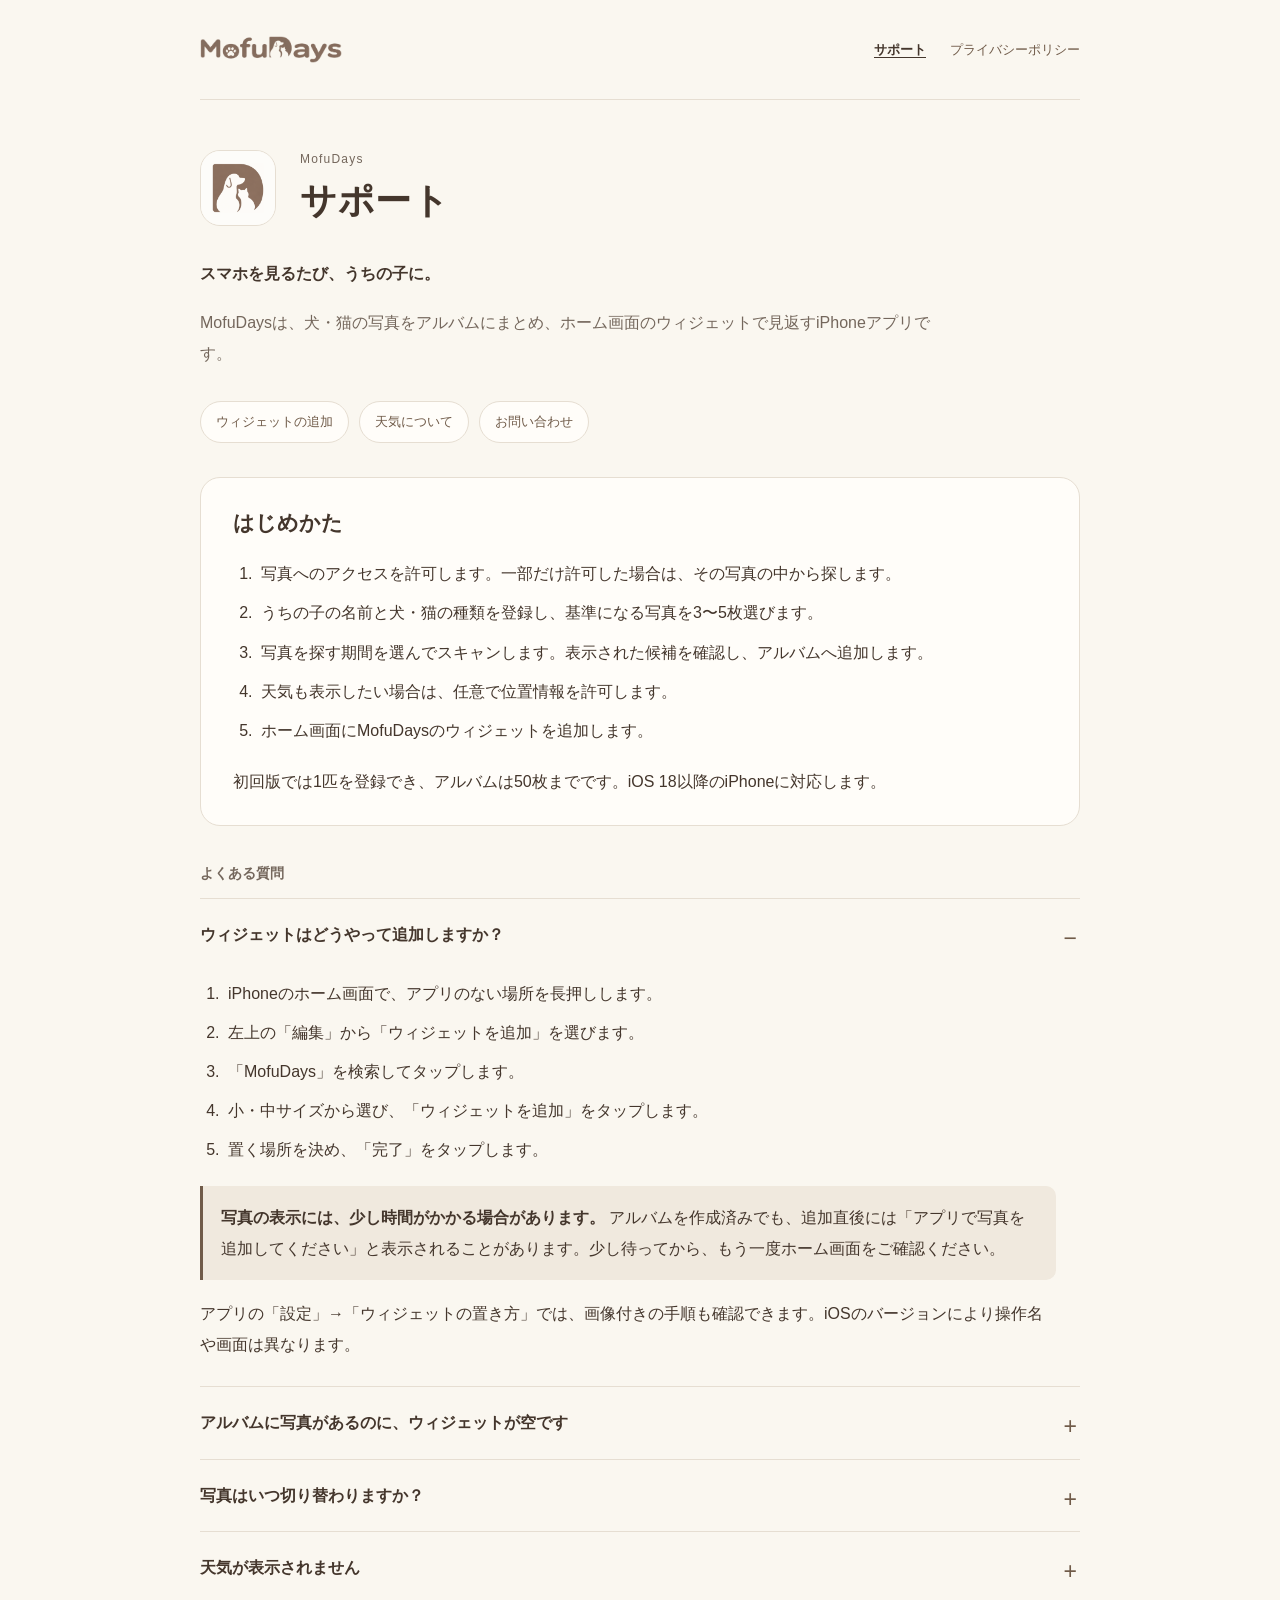
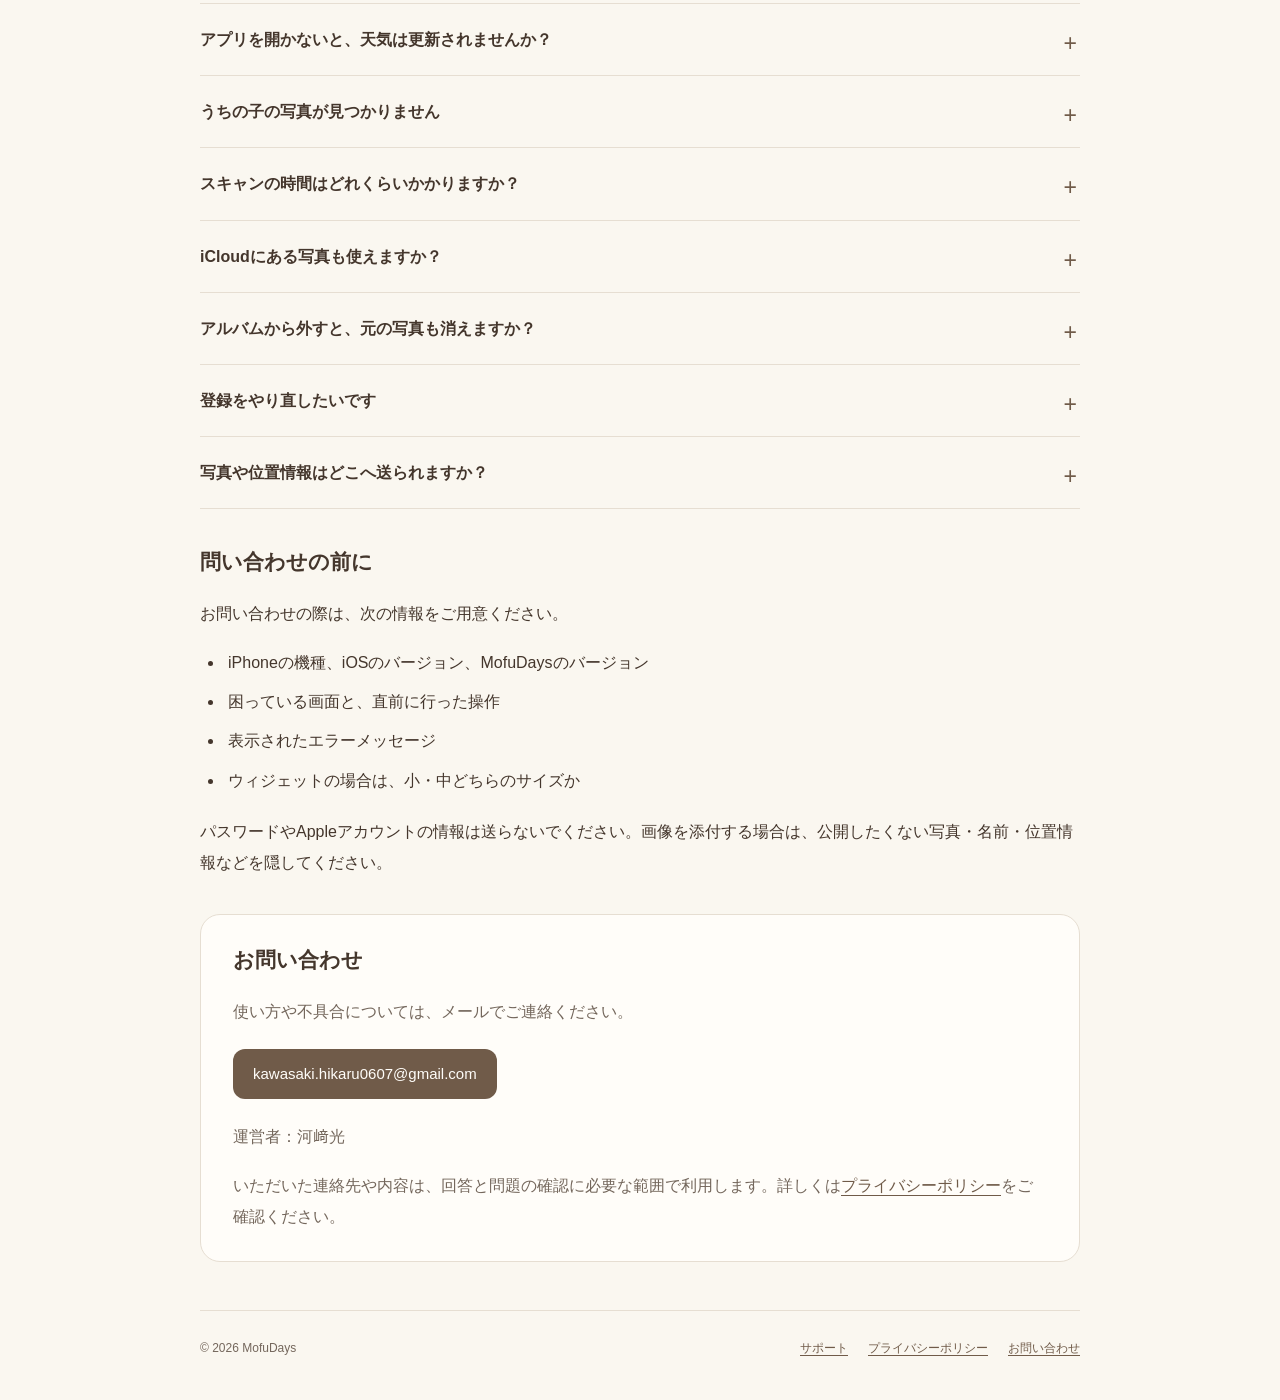
<file: index.html>
<!doctype html>
<html lang="ja">
<head>
  <meta charset="utf-8">
  <meta name="viewport" content="width=device-width, initial-scale=1">
  <meta http-equiv="refresh" content="0; url=support.html">
  <meta name="description" content="MofuDaysの使い方、ウィジェットの設定、写真や天気についてのサポート。">
  <title>サポート | MofuDays</title>
  <link rel="icon" type="image/png" href="assets/app-icon.png">
  <link rel="stylesheet" href="styles.css">
</head>
<body>
  <main class="page-intro">
    <p><a href="support.html">MofuDaysサポートページへ進む</a></p>
  </main>
</body>
</html>
</file>
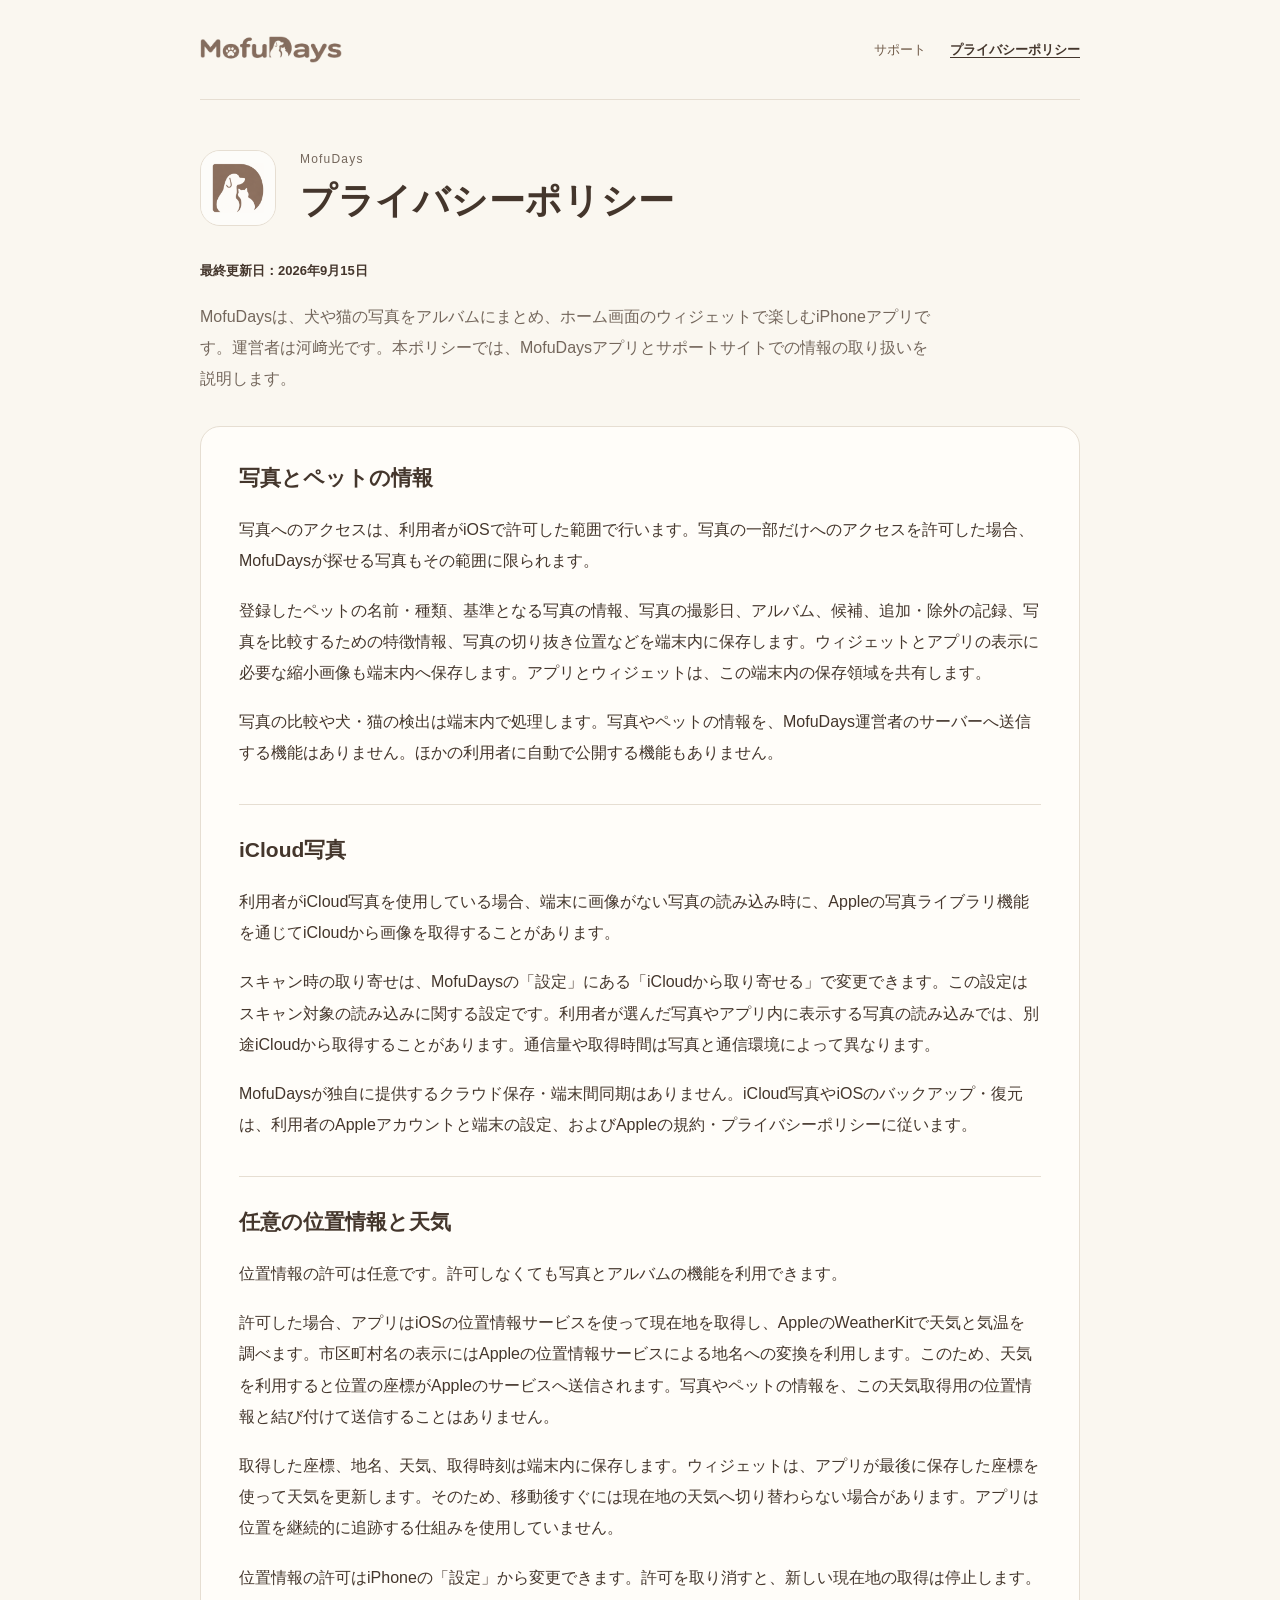
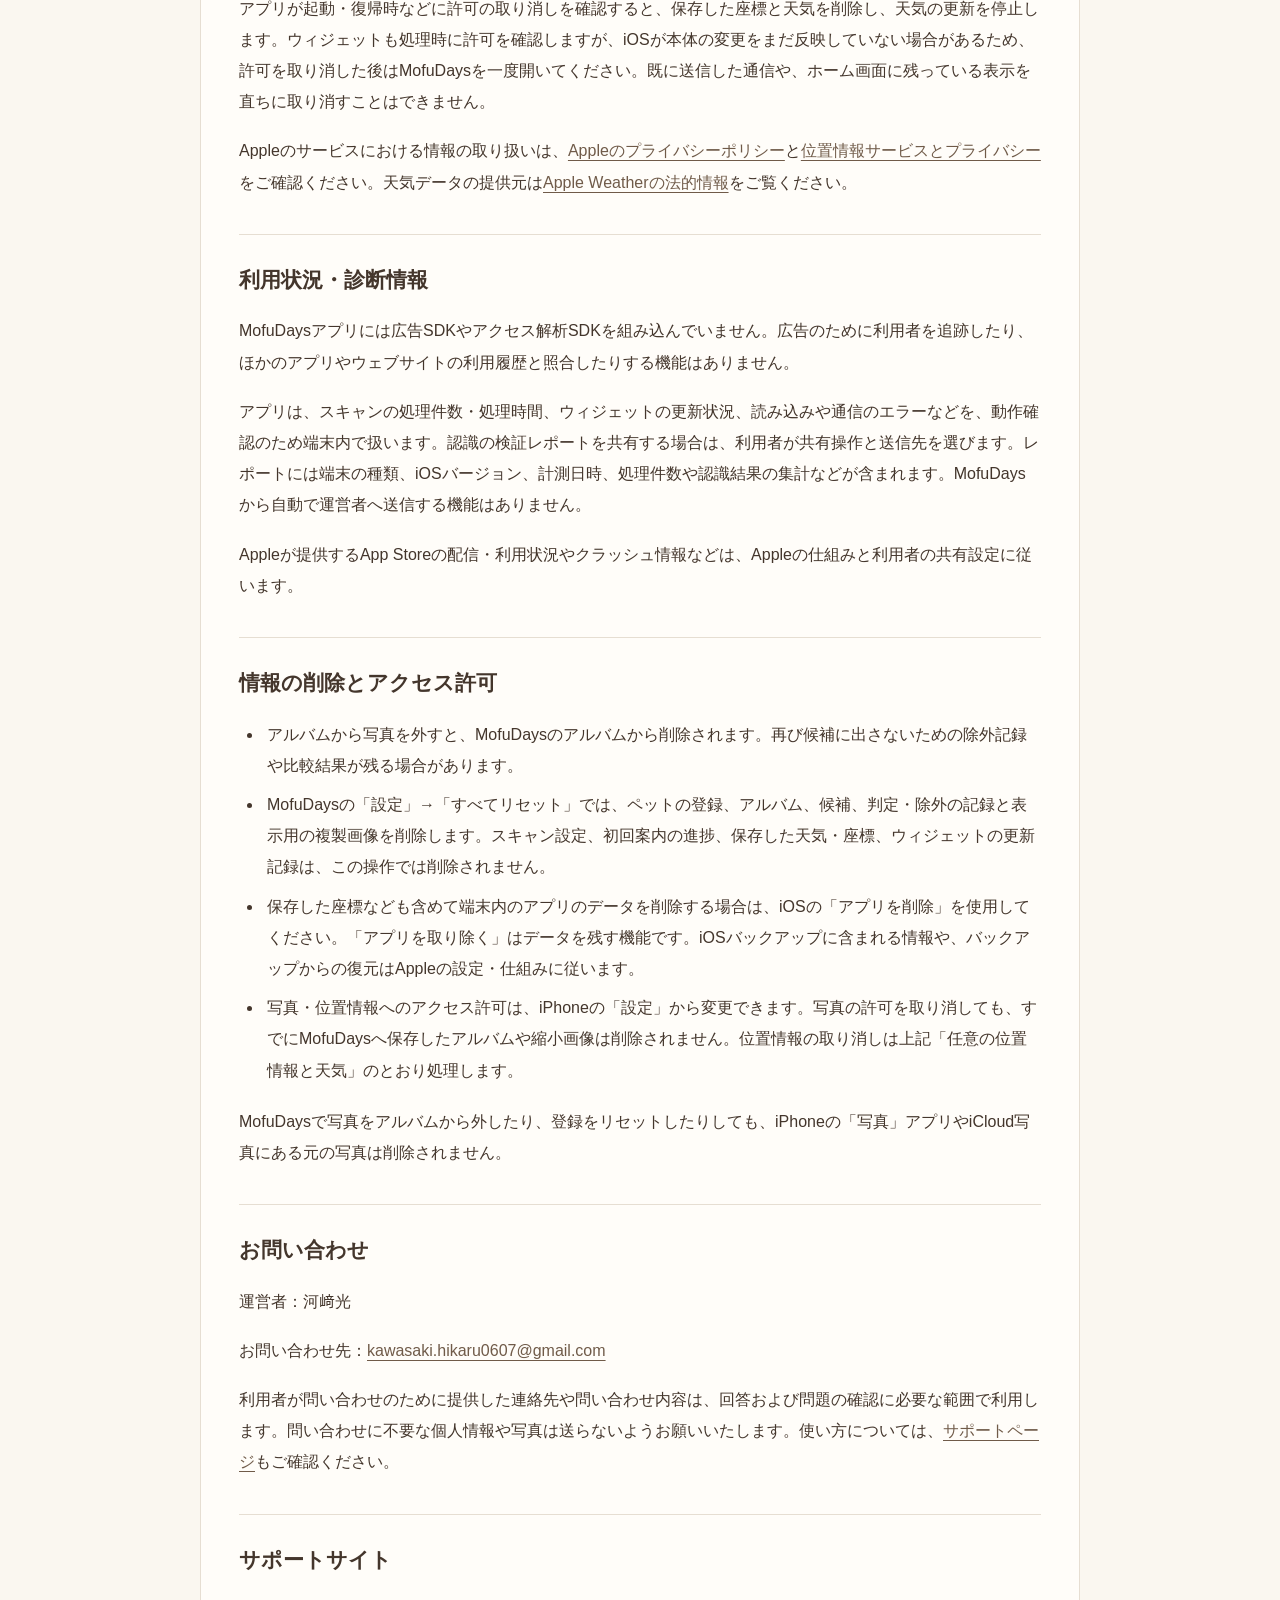
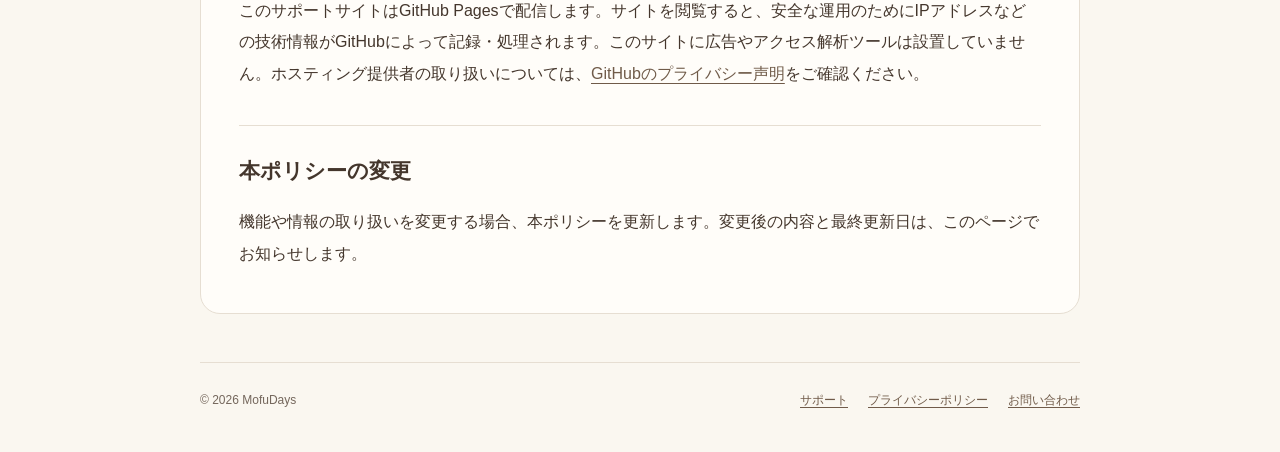
<file: privacy.html>
<!doctype html>
<html lang="ja">
<head>
  <meta charset="utf-8">
  <meta name="viewport" content="width=device-width, initial-scale=1">
  <meta name="description" content="MofuDaysの写真、ペット情報、任意の位置情報と天気、端末内保存、削除についてのプライバシーポリシー。">
  <meta name="referrer" content="strict-origin-when-cross-origin">
  <title>プライバシーポリシー | MofuDays</title>
  <link rel="icon" type="image/png" href="assets/app-icon.png">
  <link rel="stylesheet" href="styles.css">
</head>
<body>
  <a class="skip-link" href="#main">本文へ移動</a>
  <header class="site-header">
    <a class="brand" href="support.html" aria-label="MofuDays サポート"><img src="assets/wordmark.png" alt="MofuDays" width="1530" height="301"></a>
    <nav class="site-nav" aria-label="メインメニュー"><a href="support.html">サポート</a><a href="privacy.html" aria-current="page">プライバシーポリシー</a></nav>
  </header>
  <main id="main">
    <div class="page-intro">
      <img class="app-icon" src="assets/app-icon.png" alt="" width="1024" height="1024">
      <div><p class="eyebrow">MofuDays</p><h1>プライバシーポリシー</h1></div>
    </div>
    <div class="lead"><p class="updated">最終更新日：2026年9月15日</p>
<p>MofuDaysは、犬や猫の写真をアルバムにまとめ、ホーム画面のウィジェットで楽しむiPhoneアプリです。運営者は河﨑光です。本ポリシーでは、MofuDaysアプリとサポートサイトでの情報の取り扱いを説明します。</p></div>
    
    <div class="policy">
    <section class="content-section" id="section-1" aria-labelledby="section-1-title"><h2 id="section-1-title">写真とペットの情報</h2>
<p>写真へのアクセスは、利用者がiOSで許可した範囲で行います。写真の一部だけへのアクセスを許可した場合、MofuDaysが探せる写真もその範囲に限られます。</p>
<p>登録したペットの名前・種類、基準となる写真の情報、写真の撮影日、アルバム、候補、追加・除外の記録、写真を比較するための特徴情報、写真の切り抜き位置などを端末内に保存します。ウィジェットとアプリの表示に必要な縮小画像も端末内へ保存します。アプリとウィジェットは、この端末内の保存領域を共有します。</p>
<p>写真の比較や犬・猫の検出は端末内で処理します。写真やペットの情報を、MofuDays運営者のサーバーへ送信する機能はありません。ほかの利用者に自動で公開する機能もありません。</p></section>
<section class="content-section" id="section-2" aria-labelledby="section-2-title"><h2 id="section-2-title">iCloud写真</h2>
<p>利用者がiCloud写真を使用している場合、端末に画像がない写真の読み込み時に、Appleの写真ライブラリ機能を通じてiCloudから画像を取得することがあります。</p>
<p>スキャン時の取り寄せは、MofuDaysの「設定」にある「iCloudから取り寄せる」で変更できます。この設定はスキャン対象の読み込みに関する設定です。利用者が選んだ写真やアプリ内に表示する写真の読み込みでは、別途iCloudから取得することがあります。通信量や取得時間は写真と通信環境によって異なります。</p>
<p>MofuDaysが独自に提供するクラウド保存・端末間同期はありません。iCloud写真やiOSのバックアップ・復元は、利用者のAppleアカウントと端末の設定、およびAppleの規約・プライバシーポリシーに従います。</p></section>
<section class="content-section" id="section-3" aria-labelledby="section-3-title"><h2 id="section-3-title">任意の位置情報と天気</h2>
<p>位置情報の許可は任意です。許可しなくても写真とアルバムの機能を利用できます。</p>
<p>許可した場合、アプリはiOSの位置情報サービスを使って現在地を取得し、AppleのWeatherKitで天気と気温を調べます。市区町村名の表示にはAppleの位置情報サービスによる地名への変換を利用します。このため、天気を利用すると位置の座標がAppleのサービスへ送信されます。写真やペットの情報を、この天気取得用の位置情報と結び付けて送信することはありません。</p>
<p>取得した座標、地名、天気、取得時刻は端末内に保存します。ウィジェットは、アプリが最後に保存した座標を使って天気を更新します。そのため、移動後すぐには現在地の天気へ切り替わらない場合があります。アプリは位置を継続的に追跡する仕組みを使用していません。</p>
<p>位置情報の許可はiPhoneの「設定」から変更できます。許可を取り消すと、新しい現在地の取得は停止します。アプリが起動・復帰時などに許可の取り消しを確認すると、保存した座標と天気を削除し、天気の更新を停止します。ウィジェットも処理時に許可を確認しますが、iOSが本体の変更をまだ反映していない場合があるため、許可を取り消した後はMofuDaysを一度開いてください。既に送信した通信や、ホーム画面に残っている表示を直ちに取り消すことはできません。</p>
<p>Appleのサービスにおける情報の取り扱いは、<a href="https://www.apple.com/legal/privacy/jp/">Appleのプライバシーポリシー</a>と<a href="https://www.apple.com/legal/privacy/data/ja/location-services/">位置情報サービスとプライバシー</a>をご確認ください。天気データの提供元は<a href="https://weatherkit.apple.com/legal-attribution.html">Apple Weatherの法的情報</a>をご覧ください。</p></section>
<section class="content-section" id="section-4" aria-labelledby="section-4-title"><h2 id="section-4-title">利用状況・診断情報</h2>
<p>MofuDaysアプリには広告SDKやアクセス解析SDKを組み込んでいません。広告のために利用者を追跡したり、ほかのアプリやウェブサイトの利用履歴と照合したりする機能はありません。</p>
<p>アプリは、スキャンの処理件数・処理時間、ウィジェットの更新状況、読み込みや通信のエラーなどを、動作確認のため端末内で扱います。認識の検証レポートを共有する場合は、利用者が共有操作と送信先を選びます。レポートには端末の種類、iOSバージョン、計測日時、処理件数や認識結果の集計などが含まれます。MofuDaysから自動で運営者へ送信する機能はありません。</p>
<p>Appleが提供するApp Storeの配信・利用状況やクラッシュ情報などは、Appleの仕組みと利用者の共有設定に従います。</p></section>
<section class="content-section" id="section-5" aria-labelledby="section-5-title"><h2 id="section-5-title">情報の削除とアクセス許可</h2>
<ul><li>アルバムから写真を外すと、MofuDaysのアルバムから削除されます。再び候補に出さないための除外記録や比較結果が残る場合があります。</li><li>MofuDaysの「設定」→「すべてリセット」では、ペットの登録、アルバム、候補、判定・除外の記録と表示用の複製画像を削除します。スキャン設定、初回案内の進捗、保存した天気・座標、ウィジェットの更新記録は、この操作では削除されません。</li><li>保存した座標なども含めて端末内のアプリのデータを削除する場合は、iOSの「アプリを削除」を使用してください。「アプリを取り除く」はデータを残す機能です。iOSバックアップに含まれる情報や、バックアップからの復元はAppleの設定・仕組みに従います。</li><li>写真・位置情報へのアクセス許可は、iPhoneの「設定」から変更できます。写真の許可を取り消しても、すでにMofuDaysへ保存したアルバムや縮小画像は削除されません。位置情報の取り消しは上記「任意の位置情報と天気」のとおり処理します。</li></ul>
<p>MofuDaysで写真をアルバムから外したり、登録をリセットしたりしても、iPhoneの「写真」アプリやiCloud写真にある元の写真は削除されません。</p></section>
<section class="content-section" id="contact" aria-labelledby="contact-title"><h2 id="contact-title">お問い合わせ</h2>
<p>運営者：河﨑光</p>
<p>お問い合わせ先：<a href="mailto:kawasaki.hikaru0607@gmail.com">kawasaki.hikaru0607@gmail.com</a></p>
<p>利用者が問い合わせのために提供した連絡先や問い合わせ内容は、回答および問題の確認に必要な範囲で利用します。問い合わせに不要な個人情報や写真は送らないようお願いいたします。使い方については、<a href="support.html">サポートページ</a>もご確認ください。</p></section>
<section class="content-section" id="section-7" aria-labelledby="section-7-title"><h2 id="section-7-title">サポートサイト</h2>
<p>このサポートサイトはGitHub Pagesで配信します。サイトを閲覧すると、安全な運用のためにIPアドレスなどの技術情報がGitHubによって記録・処理されます。このサイトに広告やアクセス解析ツールは設置していません。ホスティング提供者の取り扱いについては、<a href="https://docs.github.com/ja/site-policy/privacy-policies/github-general-privacy-statement">GitHubのプライバシー声明</a>をご確認ください。</p></section>
<section class="content-section" id="section-8" aria-labelledby="section-8-title"><h2 id="section-8-title">本ポリシーの変更</h2>
<p>機能や情報の取り扱いを変更する場合、本ポリシーを更新します。変更後の内容と最終更新日は、このページでお知らせします。</p></section>
    </div>
  </main>
  <footer class="site-footer">
    <p>© 2026 MofuDays</p>
    <nav class="footer-links" aria-label="フッターメニュー"><a href="support.html">サポート</a><a href="privacy.html">プライバシーポリシー</a><a href="support.html#contact">お問い合わせ</a></nav>
  </footer>
</body>
</html>
</file>
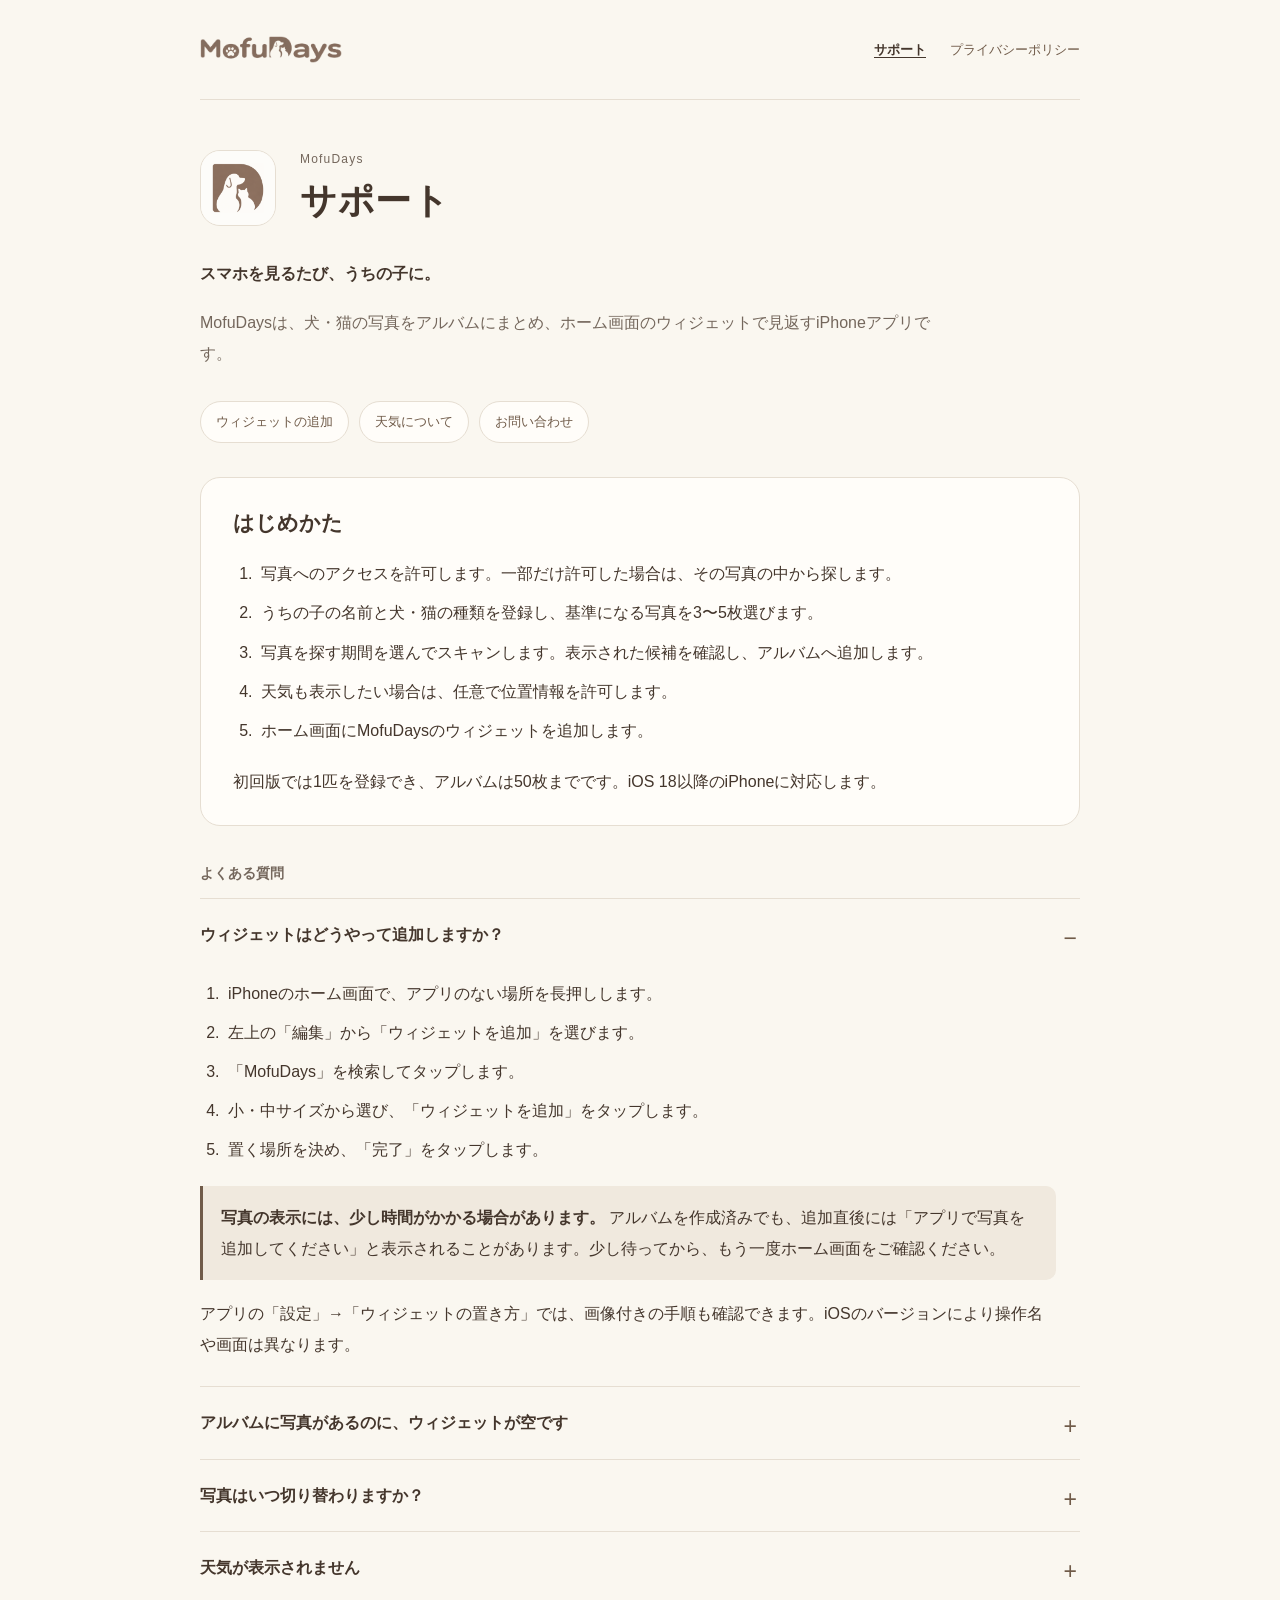
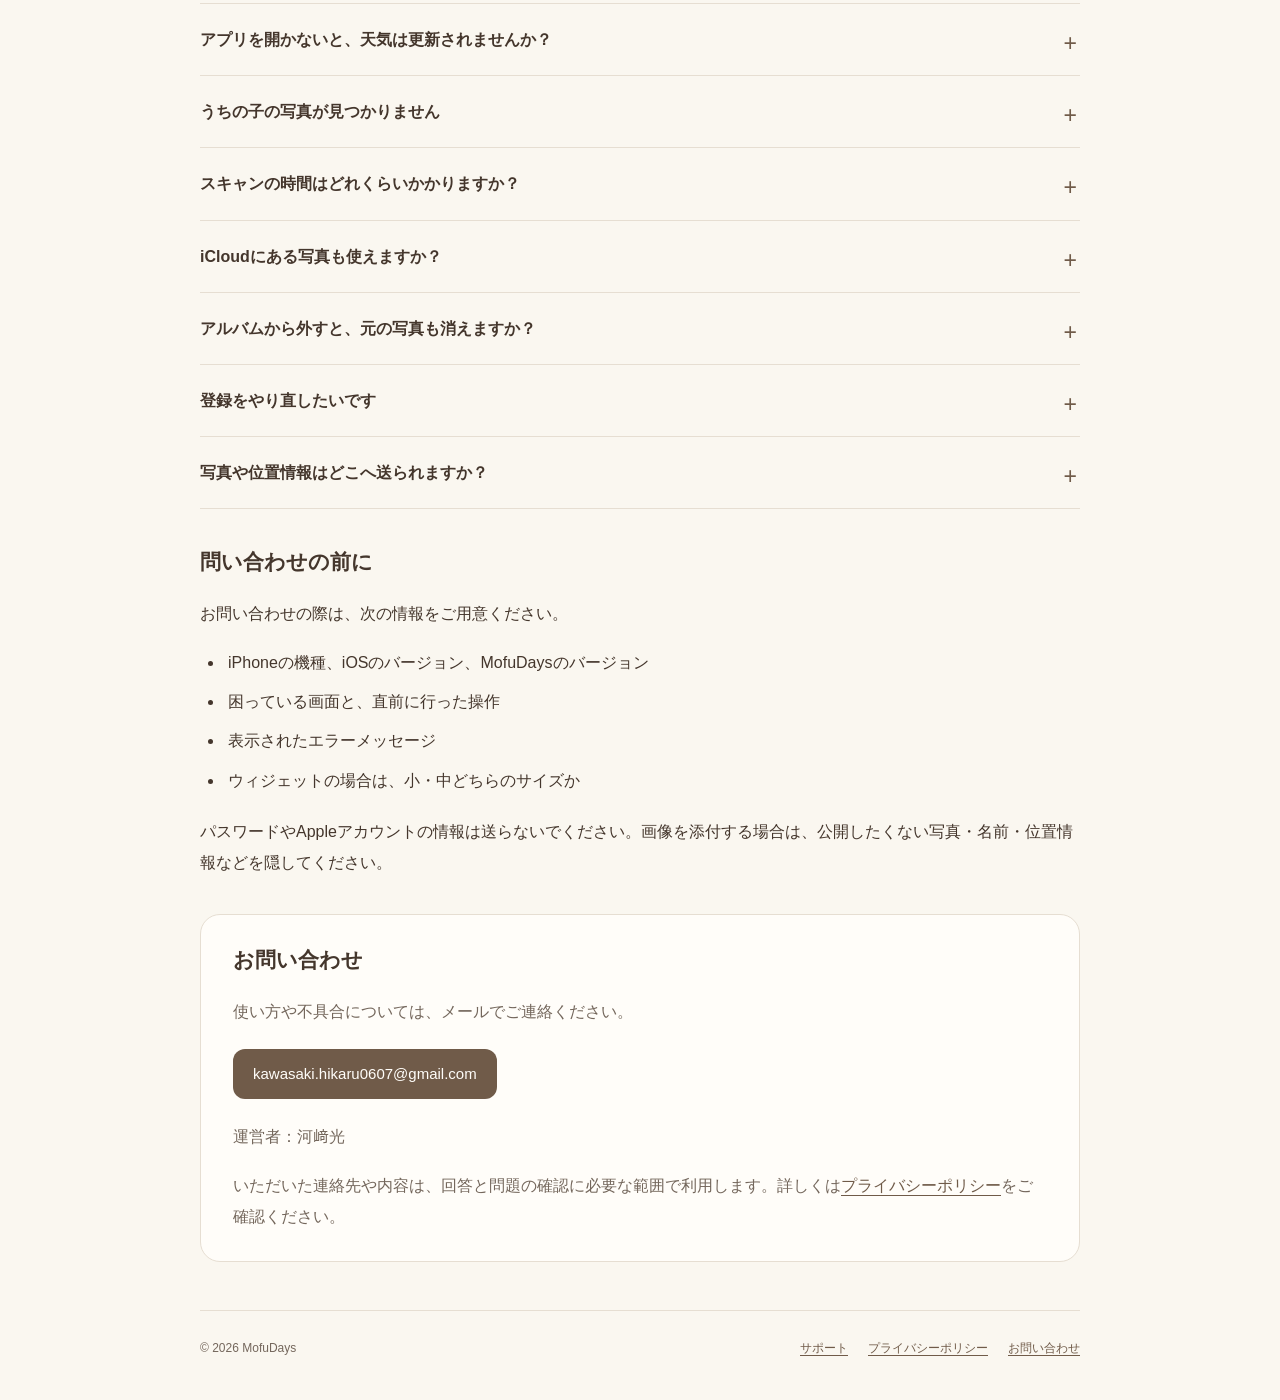
<file: support.html>
<!doctype html>
<html lang="ja">
<head>
  <meta charset="utf-8">
  <meta name="viewport" content="width=device-width, initial-scale=1">
  <meta name="description" content="MofuDaysの使い方とよくある質問。ウィジェットの追加、写真のスキャン、天気の設定、お問い合わせはこちら。">
  <meta name="referrer" content="strict-origin-when-cross-origin">
  <title>サポート | MofuDays</title>
  <link rel="icon" type="image/png" href="assets/app-icon.png">
  <link rel="stylesheet" href="styles.css">
</head>
<body>
  <a class="skip-link" href="#main">本文へ移動</a>
  <header class="site-header">
    <a class="brand" href="support.html" aria-label="MofuDays サポート"><img src="assets/wordmark.png" alt="MofuDays" width="1530" height="301"></a>
    <nav class="site-nav" aria-label="メインメニュー"><a href="support.html" aria-current="page">サポート</a><a href="privacy.html">プライバシーポリシー</a></nav>
  </header>
  <main id="main">
    <div class="page-intro">
      <img class="app-icon" src="assets/app-icon.png" alt="" width="1024" height="1024">
      <div><p class="eyebrow">MofuDays</p><h1>サポート</h1></div>
    </div>
    <div class="lead"><p>スマホを見るたび、うちの子に。</p>
<p>MofuDaysは、犬・猫の写真をアルバムにまとめ、ホーム画面のウィジェットで見返すiPhoneアプリです。</p></div>
    <nav class="quick-links" aria-label="よく使う項目"><a href="#widget-setup">ウィジェットの追加</a><a href="#weather">天気について</a><a href="#contact">お問い合わせ</a></nav>
    <div class="support-content">
    <section class="content-section getting-started" id="start" aria-labelledby="start-title"><h2 id="start-title">はじめかた</h2>
<ol><li>写真へのアクセスを許可します。一部だけ許可した場合は、その写真の中から探します。</li><li>うちの子の名前と犬・猫の種類を登録し、基準になる写真を3〜5枚選びます。</li><li>写真を探す期間を選んでスキャンします。表示された候補を確認し、アルバムへ追加します。</li><li>天気も表示したい場合は、任意で位置情報を許可します。</li><li>ホーム画面にMofuDaysのウィジェットを追加します。</li></ol>
<p>初回版では1匹を登録でき、アルバムは50枚までです。iOS 18以降のiPhoneに対応します。</p></section>
<h2 class="faq-label">よくある質問</h2>
<details id="widget-setup" open><summary>ウィジェットはどうやって追加しますか？</summary>
<div class="answer"><ol><li>iPhoneのホーム画面で、アプリのない場所を長押しします。</li><li>左上の「編集」から「ウィジェットを追加」を選びます。</li><li>「MofuDays」を検索してタップします。</li><li>小・中サイズから選び、「ウィジェットを追加」をタップします。</li><li>置く場所を決め、「完了」をタップします。</li></ol>
<p class="notice"><strong>写真の表示には、少し時間がかかる場合があります。</strong> アルバムを作成済みでも、追加直後には「アプリで写真を追加してください」と表示されることがあります。少し待ってから、もう一度ホーム画面をご確認ください。</p>
<p>アプリの「設定」→「ウィジェットの置き方」では、画像付きの手順も確認できます。iOSのバージョンにより操作名や画面は異なります。</p></div></details>
<details id="widget-empty"><summary>アルバムに写真があるのに、ウィジェットが空です</summary>
<div class="answer"><p>追加直後は、iOSによる表示の更新を待つ場合があります。まず少し時間をおいて確認してください。MofuDaysを開き、アルバムに写真が表示されることも確認してください。</p>
<p>その後も表示されない場合は、アプリの「設定」→「ウィジェットの更新記録」にある「更新記録を読み直す」を押し、表示される状態をご確認ください。問い合わせの際には、その状態とiOSのバージョンをお知らせいただくと確認に役立ちます。写真の追加し直しやアプリの削除を最初から行う必要はありません。</p></div></details>
<details id="section-4"><summary>写真はいつ切り替わりますか？</summary>
<div class="answer"><p>アルバムの写真から、その日に表示する1枚を選びます。同じ月日に撮影した過去の写真がある場合は、その写真を優先します。日付が変わるタイミングで更新を予定しますが、実際の反映時刻はiOSの更新状況によって遅れる場合があります。</p>
<p>別の写真を表示したい場合は、「設定」→「ウィジェットに出す写真」→「次の写真に切り替える」を使えます。写真を指定している間は日替わりが止まります。「日替わりに戻す」で通常の選び方へ戻せます。</p></div></details>
<details id="weather"><summary>天気が表示されません</summary>
<div class="answer"><p>天気には、位置情報の許可と通信が必要です。アプリの「設定」→「ウィジェットの天気」で状態を確認してください。許可済みの場合は「天気を取り直す」を試せます。位置情報を拒否済みの場合は、iPhoneの「設定」からMofuDaysの位置情報の許可を変更できます。</p>
<p>位置情報を許可しても、通信状況や天気サービスの状態によって取得できない場合があります。ウィジェットでは、取得から2時間を過ぎた天気を表示しません。写真は天気の取得状況に関係なく楽しめます。</p></div></details>
<details id="section-6"><summary>アプリを開かないと、天気は更新されませんか？</summary>
<div class="answer"><p>ウィジェットにも天気を取得する仕組みがあります。アプリが最後に保存した位置で更新するため、移動したあとも以前の場所の天気が表示される場合があります。移動先の天気を表示したい場合は、MofuDaysを開いて天気を取り直してください。</p>
<p>更新のタイミングはiOSが管理します。一定間隔で必ず更新されることや、アプリを閉じた直後に反映されることは保証されません。</p></div></details>
<details id="section-7"><summary>うちの子の写真が見つかりません</summary>
<div class="answer"><p>まず、写真へのアクセスを許可した範囲と、スキャンの期間をご確認ください。期間の外にある写真や、アクセスを許可していない写真は対象になりません。</p>
<p>基準写真は、うちの子の顔や体がはっきり写った写真を選んでください。明るさや向きが異なる写真を混ぜると比較の手がかりになります。写り方によっては見つからなかったり、別の犬・猫が候補になったりすることがあります。候補は利用者が確認してからアルバムへ追加します。アルバムから写真を手動で選んで追加することもできます。</p></div></details>
<details id="section-8"><summary>スキャンの時間はどれくらいかかりますか？</summary>
<div class="answer"><p>対象の枚数、端末、写真の状態によって異なります。写真を探す期間を短くすると、対象を減らせます。アプリに表示する時間は、少量の写真の処理時間などをもとにした概算です。</p>
<p>iCloudから写真を取り寄せる時間は、この目安に含まれません。最初は短い期間で試し、必要に応じて期間を広げてください。</p></div></details>
<details id="section-9"><summary>iCloudにある写真も使えますか？</summary>
<div class="answer"><p>スキャン時には、「設定」→「スキャン範囲」→「iCloudから取り寄せる」で取り寄せを有効にできます。通信量と待ち時間が増える場合があります。</p>
<p>この設定をオフにしても、利用者が選んだ写真や画面に表示する写真を読み込む際に、Appleの写真ライブラリ機能でiCloudから取得することがあります。MofuDays独自のクラウド保存・端末間同期機能はありません。</p></div></details>
<details id="section-10"><summary>アルバムから外すと、元の写真も消えますか？</summary>
<div class="answer"><p>元の写真は消えません。MofuDaysのアルバムから外す操作は、iPhoneの「写真」アプリやiCloud写真の原本を削除しません。外した写真は、同じ写真が再び候補に出ないよう記録される場合があります。</p></div></details>
<details id="section-11"><summary>登録をやり直したいです</summary>
<div class="answer"><p>「設定」→「すべてリセット」で、ペットの登録・アルバム・候補・判定記録を削除できます。元の写真は削除されません。この操作は元に戻せないため、確認画面の内容をご確認ください。</p>
<p>スキャン設定、初回案内の進捗、保存した天気と座標、ウィジェットの更新記録は残ります。保存した座標などを含めて端末内のアプリのデータを削除する場合は、iOSの「アプリを削除」を使用してください。「アプリを取り除く」はデータを残します。</p></div></details>
<details id="data"><summary>写真や位置情報はどこへ送られますか？</summary>
<div class="answer"><p>写真の比較は端末内で行い、写真やペットの情報をMofuDays運営者のサーバーへ送信する機能はありません。天気を利用する場合は、位置の座標をAppleのWeatherKitと地名変換サービスへ送ります。</p>
<p>位置情報の許可を取り消すと、新しい現在地の取得は停止します。アプリが起動・復帰時などに許可の取り消しを確認すると、保存した座標と天気を削除し、天気の更新を停止します。ウィジェットも処理時に許可を確認しますが、iOSが本体の変更をまだ反映していない場合があるため、許可を取り消した後はMofuDaysを一度開いてください。既に送信した通信や、ホーム画面に残っている表示を直ちに取り消すことはできません。詳しくは<a href="privacy.html">プライバシーポリシー</a>をご確認ください。</p></div></details>
<section class="content-section before-contact" id="before-contact" aria-labelledby="before-contact-title"><h2 id="before-contact-title">問い合わせの前に</h2>
<p>お問い合わせの際は、次の情報をご用意ください。</p>
<ul><li>iPhoneの機種、iOSのバージョン、MofuDaysのバージョン</li><li>困っている画面と、直前に行った操作</li><li>表示されたエラーメッセージ</li><li>ウィジェットの場合は、小・中どちらのサイズか</li></ul>
<p>パスワードやAppleアカウントの情報は送らないでください。画像を添付する場合は、公開したくない写真・名前・位置情報などを隠してください。</p></section>
<section class="content-section contact" id="contact" aria-labelledby="contact-title"><h2 id="contact-title">お問い合わせ</h2>
<p>使い方や不具合については、メールでご連絡ください。</p>
<p class="email"><a href="mailto:kawasaki.hikaru0607@gmail.com">kawasaki.hikaru0607@gmail.com</a></p>
<p>運営者：河﨑光</p>
<p>いただいた連絡先や内容は、回答と問題の確認に必要な範囲で利用します。詳しくは<a href="privacy.html">プライバシーポリシー</a>をご確認ください。</p></section>
    </div>
  </main>
  <footer class="site-footer">
    <p>© 2026 MofuDays</p>
    <nav class="footer-links" aria-label="フッターメニュー"><a href="support.html">サポート</a><a href="privacy.html">プライバシーポリシー</a><a href="support.html#contact">お問い合わせ</a></nav>
  </footer>
</body>
</html>
</file>
<file: styles.css>
:root {
  color-scheme: light;
  --cream: #faf7f0;
  --paper: #fffdf9;
  --brown: #44362c;
  --muted: #74675c;
  --accent: #705b49;
  --border: #e6ded2;
  --wash: #f0e9de;
}

* { box-sizing: border-box; }
html { scroll-padding-top: 24px; }
body {
  margin: 0;
  color: var(--brown);
  background: var(--cream);
  font-family: -apple-system, BlinkMacSystemFont, "Hiragino Sans", "Yu Gothic", Meiryo, sans-serif;
  font-size: 16px;
  line-height: 1.95;
  overflow-wrap: anywhere;
  -webkit-text-size-adjust: 100%;
}
a { color: var(--accent); text-underline-offset: .22em; }
a:hover { text-decoration-thickness: 2px; }
a:focus-visible, summary:focus-visible {
  outline: 3px solid var(--accent);
  outline-offset: 5px;
  border-radius: 4px;
}
img { max-width: 100%; height: auto; }
.skip-link {
  position: absolute;
  left: 16px;
  top: -100px;
  z-index: 2;
  padding: 10px 16px;
  background: var(--paper);
}
.skip-link:focus { top: 12px; }
.site-header, main, .site-footer { width: min(880px, calc(100% - 48px)); margin-inline: auto; }
.site-header {
  min-height: 100px;
  display: flex;
  align-items: center;
  justify-content: space-between;
  gap: 24px;
  border-bottom: 1px solid var(--border);
}
.brand { display: inline-flex; align-items: center; flex-shrink: 0; padding-block: 12px; }
.brand img { width: 142px; height: auto; display: block; }
.site-nav { display: flex; gap: 24px; flex-wrap: wrap; justify-content: flex-end; }
.site-nav a { font-size: 13px; text-decoration: none; padding-block: 10px; }
.site-nav a[aria-current="page"] { color: var(--brown); font-weight: 700; text-decoration: underline; }
.page-intro { display: flex; align-items: center; gap: 24px; padding-block: 48px 30px; }
.app-icon { width: 76px; height: 76px; border-radius: 20px; flex: 0 0 auto; border: 1px solid var(--border); }
.eyebrow { font-size: 12px; color: var(--muted); letter-spacing: .1em; margin: 0 0 4px; }
h1 { font-size: clamp(26px, 4.2vw, 36px); letter-spacing: .02em; line-height: 1.45; margin: 0; }
h2 { font-size: 21px; line-height: 1.65; margin: 0 0 18px; }
p { margin: 0 0 18px; }
p:last-child, ul:last-child, ol:last-child { margin-bottom: 0; }
.lead { max-width: 740px; color: var(--muted); margin-bottom: 32px; }
.lead p:first-child { font-weight: 600; color: var(--brown); }
.lead .updated { font-size: 13px; font-weight: 400; color: var(--muted); }
ul, ol { padding-left: 1.5em; margin: 0 0 20px; }
li { padding-left: .25em; margin-block: 8px; }
.quick-links { display: flex; flex-wrap: wrap; gap: 10px; margin: 0 0 34px; }
.quick-links a { font-size: 13px; line-height: 1.5; padding: 10px 15px; border: 1px solid var(--border); border-radius: 99px; text-decoration: none; background: var(--paper); }
.content-section { margin-bottom: 36px; }
.getting-started { background: var(--paper); border: 1px solid var(--border); border-radius: 20px; padding: 28px 32px; }
.faq-label { font-size: 14px; margin: 36px 0 12px; color: var(--muted); }
details { border-bottom: 1px solid var(--border); }
details:first-of-type { border-top: 1px solid var(--border); }
summary { cursor: pointer; font-weight: 650; padding: 22px 30px 22px 0; position: relative; list-style: none; line-height: 1.7; }
summary::-webkit-details-marker { display: none; }
summary::after { content: "+"; position: absolute; right: 3px; top: 20px; color: var(--accent); font-weight: 400; font-size: 23px; }
details[open] summary::after { content: "−"; }
.answer { padding: 0 24px 26px 0; }
.notice { background: var(--wash); border-left: 3px solid var(--accent); padding: 16px 18px; border-radius: 0 10px 10px 0; }
.before-contact { padding-top: 36px; }
.contact { margin: 36px 0 44px; padding: 28px 32px; border: 1px solid var(--border); background: var(--paper); border-radius: 20px; }
.contact p { color: var(--muted); }
.contact .email { margin-block: 22px; }
.contact .email a { display: inline-block; padding: 13px 20px; background: var(--accent); color: #fffdf9; border-radius: 12px; font-size: 15px; line-height: 1.6; text-decoration: none; }
.policy { background: var(--paper); border: 1px solid var(--border); border-radius: 20px; padding: 34px 38px 8px; }
.policy .content-section + .content-section { padding-top: 28px; border-top: 1px solid var(--border); }
.site-footer { border-top: 1px solid var(--border); margin-top: 48px; padding-block: 26px 40px; display: flex; justify-content: space-between; flex-wrap: wrap; gap: 12px; font-size: 12px; color: var(--muted); }
.site-footer p { margin: 0; }
.footer-links { display: flex; flex-wrap: wrap; gap: 20px; }

@media (max-width: 580px) {
  .site-header, main, .site-footer { width: calc(100% - 36px); }
  .site-header { min-height: 90px; gap: 16px; }
  .brand img { width: 112px; }
  .site-nav { gap: 3px; flex-direction: column; align-items: flex-end; }
  .site-nav a { font-size: 13px; padding-block: 5px; }
  .page-intro { gap: 16px; padding-block: 32px 24px; }
  .app-icon { width: 60px; height: 60px; border-radius: 16px; }
  .eyebrow { font-size: 10px; }
  h1 { font-size: 25px; }
  h2 { font-size: 19px; }
  .lead { margin-bottom: 26px; }
  .getting-started, .contact { padding: 22px 20px; border-radius: 16px; }
  .answer { padding-right: 2px; }
  .policy { padding: 25px 20px 2px; border-radius: 16px; }
  .contact .email a { padding: 12px 14px; font-size: 13px; }
  .site-footer { display: block; }
  .footer-links { margin-top: 10px; }
}

@media print {
  body { background: #fff; color: #222; }
  .site-header, .site-footer, .quick-links, .skip-link { display: none; }
  main { width: 100%; }
  .page-intro { padding-top: 0; }
  .policy, .getting-started, .contact { border: 0; padding: 0; }
  details::details-content { display: block; }
  summary::after { content: none; }
}
</file>
